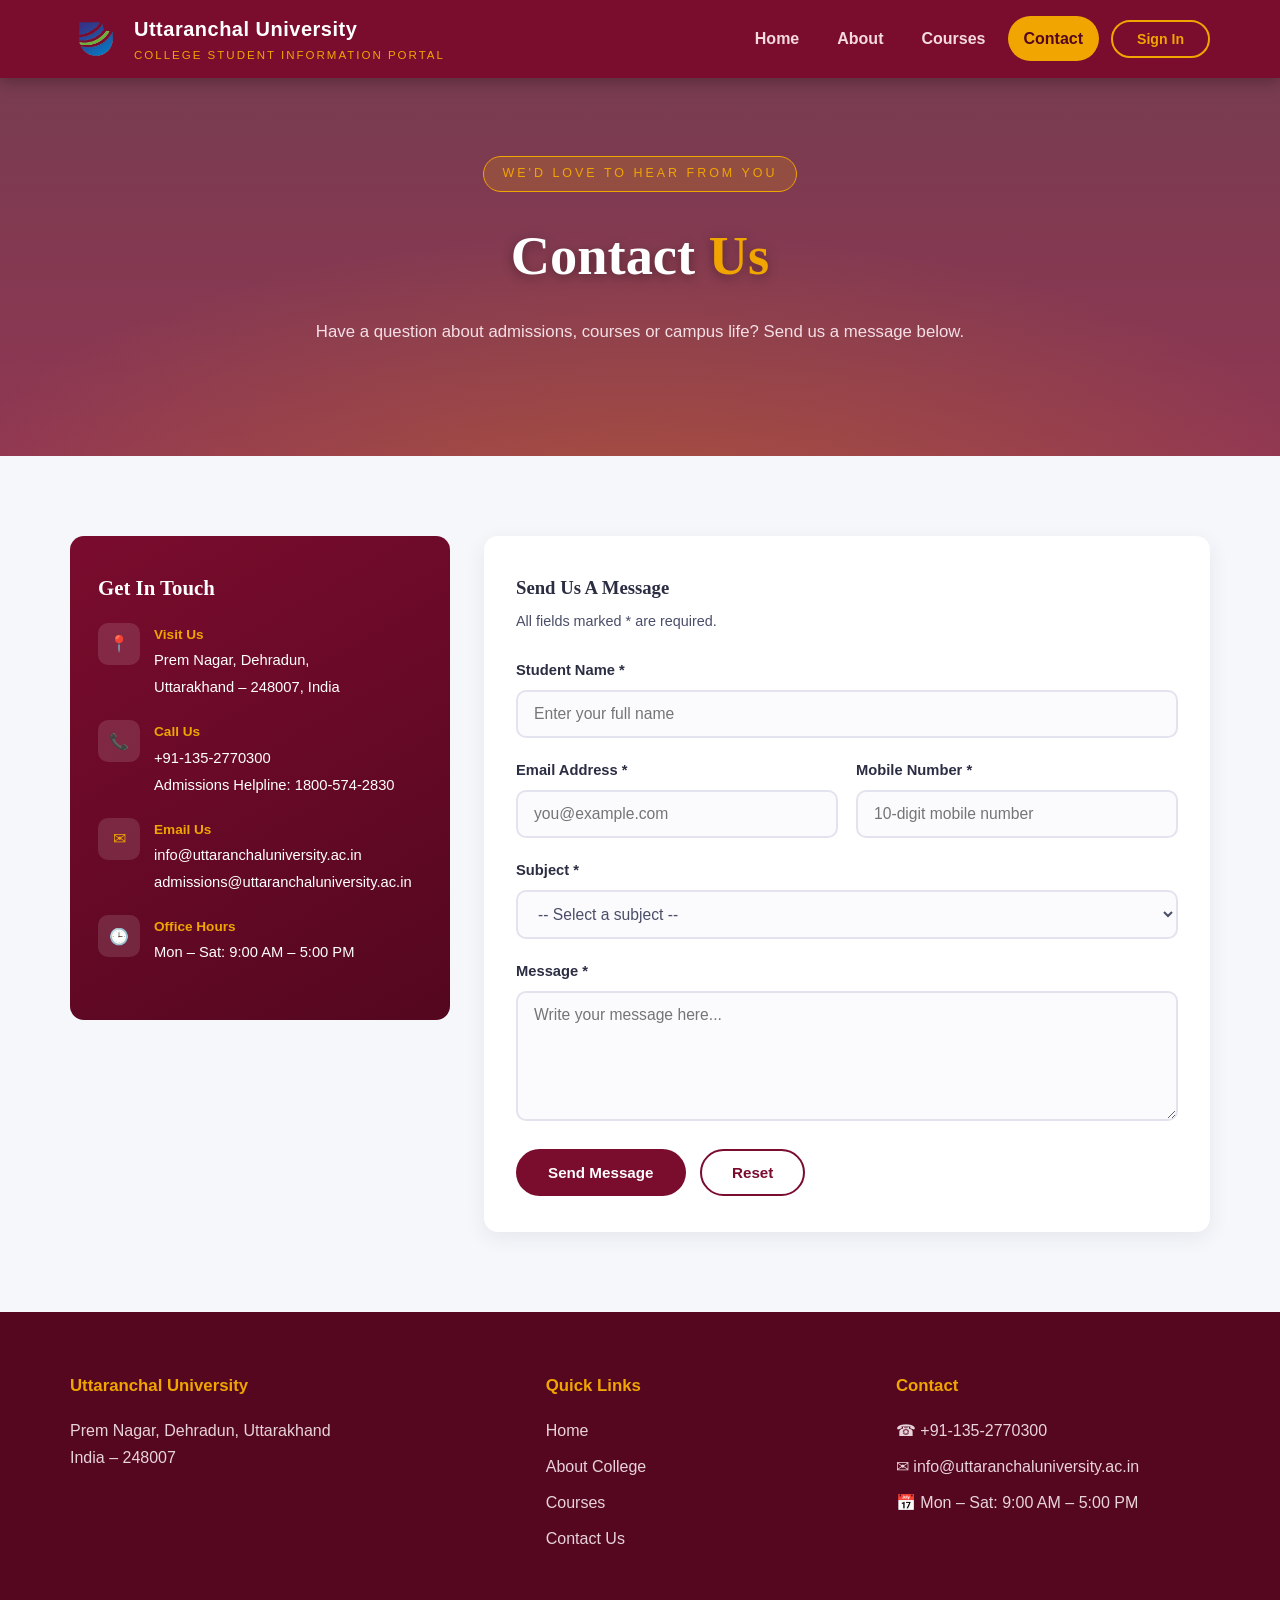
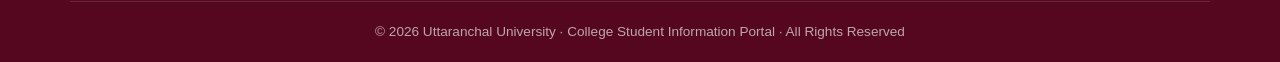
<file: contact.html>
<!DOCTYPE html>
<!-- =========================================================
     PROJECT : College Student Information Portal
     COLLEGE : Uttaranchal University
     PAGE    : Contact (contact.html)
     TECH    : HTML + CSS + JavaScript (no backend/database)
     PURPOSE : Contact form (name, email, mobile, subject,
               message) validated completely in JavaScript.
               Shows success/error messages without a database.
  ========================================================= -->
<html lang="en">
<head>
  <meta charset="UTF-8" />
  <meta name="viewport" content="width=device-width, initial-scale=1.0" />
  <title>Contact Us | Uttaranchal University</title>
  <!-- Shared stylesheet for all pages -->
  <link rel="stylesheet" href="style.css" />
</head>
<body>

  <!-- =============================================
       HEADER / NAVIGATION
       "Contact" page link has the .active class.
       ============================================= -->
  <header class="header">
    <div class="container nav">
      <a href="index.html" class="brand">
        <!-- College logo (image) + college name -->
        <img class="brand-logo"
             src="logo.png"
             alt="Uttaranchal University logo" />
        <div>
          <h1>Uttaranchal University</h1>
          <p>College Student Information Portal</p>
        </div>
      </a>

      <div class="nav-right">
        <!-- Hamburger button: only becomes visible on mobile screens -->
        <button class="hamburger" id="hamburger" aria-label="Toggle menu">
          <span></span><span></span><span></span>
        </button>

        <!-- Main navigation menu - links to all 4 pages -->
        <nav class="nav-links" id="nav-links">
          <a href="index.html">Home</a>
          <a href="about.html">About</a>
          <a href="courses.html">Courses</a>
          <a href="contact.html" class="active">Contact</a>
        </nav>

        <!-- Sign In button (auth.js swaps this for the user chip after login) -->
        <button class="btn signin-btn" id="authBtn" type="button">Sign In</button>

        <!-- Logged-in user chip: avatar + name + Logout dropdown -->
        <div class="user-chip" id="userChip" hidden>
          <span class="user-avatar" id="userAvatar">U</span>
          <span class="user-name" id="userName">User</span>
          <div class="user-menu" id="userMenu">
            <a href="#" id="logoutBtn" class="logout-item">Logout</a>
          </div>
        </div>

      </div>
    </div>
  </header>

  <!-- =============================================
       PAGE HEADER BANNER (shorter hero)
       ============================================= -->
  <section class="hero" style="min-height: 42vh; padding: 60px 20px;">
    <div class="hero-content">
      <span class="tag">We'd Love To Hear From You</span>
      <h2>Contact <span style="color:var(--gold);">Us</span></h2>
      <p>Have a question about admissions, courses or campus life? Send us a message below.</p>
    </div>
  </section>

  <!-- =============================================
       CONTACT SECTION
       Left column  = contact info panel (address, phone etc.)
       Right column = the contact form.
       ============================================= -->
  <section class="section">
    <div class="container contact-grid">

      <!-- ---------- LEFT: CONTACT INFO PANEL ---------- -->
      <aside class="contact-info">
        <h3>Get In Touch</h3>

        <!-- Address -->
        <div class="info-row">
          <div class="ci">📍</div>
          <div>
            <strong>Visit Us</strong>
            <span>Prem Nagar, Dehradun,<br />Uttarakhand – 248007, India</span>
          </div>
        </div>

        <!-- Phone -->
        <div class="info-row">
          <div class="ci">📞</div>
          <div>
            <strong>Call Us</strong>
            <span>+91-135-2770300<br />Admissions Helpline: 1800-574-2830</span>
          </div>
        </div>

        <!-- Email -->
        <div class="info-row">
          <div class="ci">✉</div>
          <div>
            <strong>Email Us</strong>
            <span>info@uttaranchaluniversity.ac.in<br />admissions@uttaranchaluniversity.ac.in</span>
          </div>
        </div>

        <!-- Office hours -->
        <div class="info-row">
          <div class="ci">🕒</div>
          <div>
            <strong>Office Hours</strong>
            <span>Mon – Sat: 9:00 AM – 5:00 PM</span>
          </div>
        </div>
      </aside>

      <!-- ---------- RIGHT: CONTACT FORM ---------- -->
      <div class="contact-form-wrap">
        <h3 style="font-family: Georgia, serif; color:#2b2d42; margin-bottom: 6px;">Send Us A Message</h3>
        <p style="font-size:0.9rem; margin-bottom: 24px;">All fields marked * are required.</p>

        <!-- novalidate = tell the browser NOT to auto-validate;
             we do all validation ourselves in JavaScript. -->
        <form id="contactForm" novalidate>

          <!-- 1) Student Name -->
          <div class="form-group">
            <label for="name">Student Name *</label>
            <input type="text" id="name" placeholder="Enter your full name" />
            <!-- Error text; JS shows it only when validation fails -->
            <span class="error-msg" id="nameErr">Name cannot be empty.</span>
          </div>

          <!-- 2) Email + Mobile side by side (2-column row) -->
          <div class="form-row">
            <div class="form-group">
              <label for="email">Email Address *</label>
              <input type="email" id="email" placeholder="you@example.com" />
              <span class="error-msg" id="emailErr">Please enter a valid email address.</span>
            </div>
            <div class="form-group">
              <label for="mobile">Mobile Number *</label>
              <!-- maxlength=10 also stops the user typing more than 10 digits -->
              <input type="tel" id="mobile" placeholder="10-digit mobile number" maxlength="10" />
              <span class="error-msg" id="mobileErr">Mobile number must be exactly 10 digits.</span>
            </div>
          </div>

          <!-- 3) Subject (dropdown) -->
          <div class="form-group">
            <label for="subject">Subject *</label>
            <select id="subject">
              <option value="">-- Select a subject --</option>
              <option>Admission Enquiry</option>
              <option>Course Information</option>
              <option>Scholarship / Fee Query</option>
              <option>Hostel & Campus Visit</option>
              <option>Other</option>
            </select>
            <span class="error-msg" id="subjectErr">Please choose a subject.</span>
          </div>

          <!-- 4) Message -->
          <div class="form-group">
            <label for="message">Message *</label>
            <textarea id="message" placeholder="Write your message here..."></textarea>
            <span class="error-msg" id="messageErr">Message cannot be empty.</span>
          </div>

          <!-- 5) Submit & Reset buttons -->
          <button type="submit" class="btn btn-maroon">Send Message</button>
          <!-- Reset simply clears the form (button type="reset") -->
          <button type="reset" class="btn btn-outline" style="border-color:#7a0c2e; color:#7a0c2e; margin-left:10px;">Reset</button>

          <!-- Big success / error box filled by JavaScript -->
          <div class="form-msg" id="formMsg"></div>
        </form>
      </div>
    </div>
  </section>

  <!-- =============================================
       FOOTER (same on every page)
       ============================================= -->
  <footer class="footer">
    <div class="container">
      <div class="footer-top">
        <div>
          <h4>Uttaranchal University</h4>
          <p>
            Prem Nagar, Dehradun, Uttarakhand<br />
            India – 248007
          </p>
        </div>
        <div>
          <h4>Quick Links</h4>
          <ul class="footer-links">
            <li><a href="index.html">Home</a></li>
            <li><a href="about.html">About College</a></li>
            <li><a href="courses.html">Courses</a></li>
            <li><a href="contact.html">Contact Us</a></li>
          </ul>
        </div>
        <div>
          <h4>Contact</h4>
          <ul class="footer-links">
            <li>☎ +91-135-2770300</li>
            <li>✉ info@uttaranchaluniversity.ac.in</li>
            <li>📅 Mon – Sat: 9:00 AM – 5:00 PM</li>
          </ul>
        </div>
      </div>
      <div class="footer-bottom">
        © 2026 Uttaranchal University · College Student Information Portal · All Rights Reserved
      </div>
    </div>
  </footer>

  <!-- Scroll-to-top button (shown by script.js after scrolling) -->
  <button class="scroll-top" id="scrollTop" aria-label="Back to top">↑</button>

  <!-- =============================================
       CONTACT FORM VALIDATION JAVASCRIPT
       Task from project brief:
       - Name should not be empty
       - Email should be in valid format
       - Mobile number should contain 10 digits
       - Message should not be empty
       - Show success/error message (no database used)
       ============================================= -->
  <script>
    /* --- 1) Gather all form elements by their ids --- */
    const form = document.getElementById("contactForm");      // the <form>
    const nameInput = document.getElementById("name");        // name field
    const emailInput = document.getElementById("email");      // email field
    const mobileInput = document.getElementById("mobile");    // mobile field
    const subjectInput = document.getElementById("subject");  // dropdown
    const messageInput = document.getElementById("message");  // textarea
    const formMsg = document.getElementById("formMsg");       // result box

    /* --- 2) List of [input, error-message-block] pairs.
         Used for clearing validation styling after typing. --- */
    const fields = [
      { input: nameInput, error: document.getElementById("nameErr") },
      { input: emailInput, error: document.getElementById("emailErr") },
      { input: mobileInput, error: document.getElementById("mobileErr") },
      { input: subjectInput, error: document.getElementById("subjectErr") },
      { input: messageInput, error: document.getElementById("messageErr") },
    ];

    /* --- 3) Helper function: mark a single field valid/invalid.
         - invalid = true  -> add .invalid class (red border)
                              + show the error text (.show)
         - invalid = false -> clear both
         Returns true/false so we can collect field by field. --- */
    function setField(input, errorEl, valid) {
      input.classList.toggle("invalid", !valid); // red style
      errorEl.classList.toggle("show", !valid);  // visible error text
      return valid;
    }

    /* --- 4) Validation rule for EMAIL.
         Regex: anything @ anything . at-least-2-letters
         e.g. abc@xyz.com  --> passes
              abc@xyz       --> fails (no dot part) ---- */
    function isValidEmail(v) {
      return /^[^\s@]+@[^\s@]+\.[^\s@]{2,}$/.test(v);
    }

    /* --- 5) Validation rule for MOBILE.
         Regex: exactly 10 digits, 0-9 only. ---- */
    function isValidMobile(v) {
      return /^[0-9]{10}$/.test(v);
    }

    /* --- 6) While the user is typing, remove old red borders
         and error texts, and clear any earlier result message,
         so errors only show at the moment of submission. --- */
    fields.forEach(function (f) {
      f.input.addEventListener("input", function () {
        f.input.classList.remove("invalid");
        f.error.classList.remove("show");
        formMsg.className = "form-msg"; // hide message box again
      });
    });

    /* --- 7) The main submit handler.
         When the user clicks "Send Message" this runs INSTEAD of
         the form submitting to a server (there is no server). --- */
    form.addEventListener("submit", function (e) {
      e.preventDefault(); // stop the page from reloading

      /* Check every rule one by one. Each returns true/false. */
      const nameOk = setField(nameInput, document.getElementById("nameErr"),
                              nameInput.value.trim() !== "");
      const emailOk = setField(emailInput, document.getElementById("emailErr"),
                               isValidEmail(emailInput.value.trim()));
      const mobileOk = setField(mobileInput, document.getElementById("mobileErr"),
                                isValidMobile(mobileInput.value.trim()));
      const subjectOk = setField(subjectInput, document.getElementById("subjectErr"),
                                 subjectInput.value.trim() !== "");
      const msgOk = setField(messageInput, document.getElementById("messageErr"),
                             messageInput.value.trim() !== "");

      /* --- 8) Decide success or error.
           Only if ALL fields passed do we show the SUCCESS message;
           otherwise we show an ERROR message asking to fix fields. --- */
      if (nameOk && emailOk && mobileOk && subjectOk && msgOk) {
        /* SUCCESS: no database used - just a friendly on-screen message */
        formMsg.className = "form-msg success";
        formMsg.innerHTML = "✅ Thank you, <strong>" + nameInput.value.trim() +
                            "</strong>! Your message has been received. " +
                            "Our admissions team will contact you at <strong>" +
                            emailInput.value.trim() + "</strong> within 24 hours.";

        /* reset() clears all the input boxes after a successful send */
        form.reset();
      } else {
        /* ERROR: keep the typed data, just tell the user to fix fields */
        formMsg.className = "form-msg error";
        formMsg.textContent = "⚠️ Please correct the highlighted fields before submitting.";
      }

      /* Smoothly scroll the result/error box into view */
      formMsg.scrollIntoView({ behavior: "smooth", block: "center" });
    });
  </script>

  <!-- =============================================
       SIGN IN / CREATE ACCOUNT POPUP
       Opened by the navbar "Sign In" button.
       Full login logic with JWT lives in auth.js.
       ============================================= -->
  <div class="auth-overlay" id="authOverlay">
    <div class="auth-card" role="dialog" aria-modal="true" aria-labelledby="authTitle">

      <!-- Header row: logo + close X -->
      <div class="auth-head">
        <img src="logo.png" alt="" class="auth-logo" />
        <button type="button" class="auth-close" id="authClose" aria-label="Close sign in popup">&times;</button>
      </div>

      <!-- Title (JS switches text between Sign In / Create Account) -->
      <h3 class="auth-title" id="authTitle">Sign In</h3>

      <!-- Tabs to switch between the two forms -->
      <div class="auth-tabs">
        <button type="button" class="auth-tab active" data-tab="login">Sign In</button>
        <button type="button" class="auth-tab" data-tab="signup">Create Account</button>
      </div>

      <!-- ---------- SIGN IN form ---------- -->
      <form id="loginForm" novalidate>
        <label for="loginEmail">Email</label>
        <input type="email" id="loginEmail" placeholder="you@example.com" autocomplete="email" />

        <label for="loginPass">Password</label>
        <div class="pwd-wrap">
          <input type="password" id="loginPass" placeholder="Your password" autocomplete="current-password" />
          <button type="button" class="pwd-toggle" data-for="loginPass">Show</button>
        </div>

        <p class="auth-error" data-err="login"></p>

        <button type="submit" class="btn btn-gold auth-submit">Sign In</button>

        <p class="auth-hint">Demo login &mdash; <strong>admin@uttaranchal.edu</strong>&nbsp;/&nbsp;<strong>admin123</strong></p>
      </form>

      <!-- ---------- CREATE ACCOUNT form ---------- -->
      <form id="signupForm" novalidate hidden>
        <label for="signupName">Full Name</label>
        <input type="text" id="signupName" placeholder="e.g. Prince Kumar" autocomplete="name" />

        <label for="signupEmail">Email</label>
        <input type="email" id="signupEmail" placeholder="you@example.com" autocomplete="email" />

        <label for="signupPass">Password</label>
        <div class="pwd-wrap">
          <input type="password" id="signupPass" placeholder="At least 6 characters" autocomplete="new-password" />
          <button type="button" class="pwd-toggle" data-for="signupPass">Show</button>
        </div>

        <p class="auth-error" data-err="signup"></p>

        <button type="submit" class="btn btn-gold auth-submit">Create Account</button>
      </form>

    </div>
  </div>

  <!-- Small notification toast (login success / logout) -->
  <div class="toast" id="toast" role="status" aria-live="polite"></div>

  <!-- Shared JavaScript: hamburger menu + scroll-to-top -->
  <script src="script.js"></script>

  <!-- Sign In / JWT login logic (runs on every page) -->
  <script src="auth.js"></script>
</body>
</html>
</file>
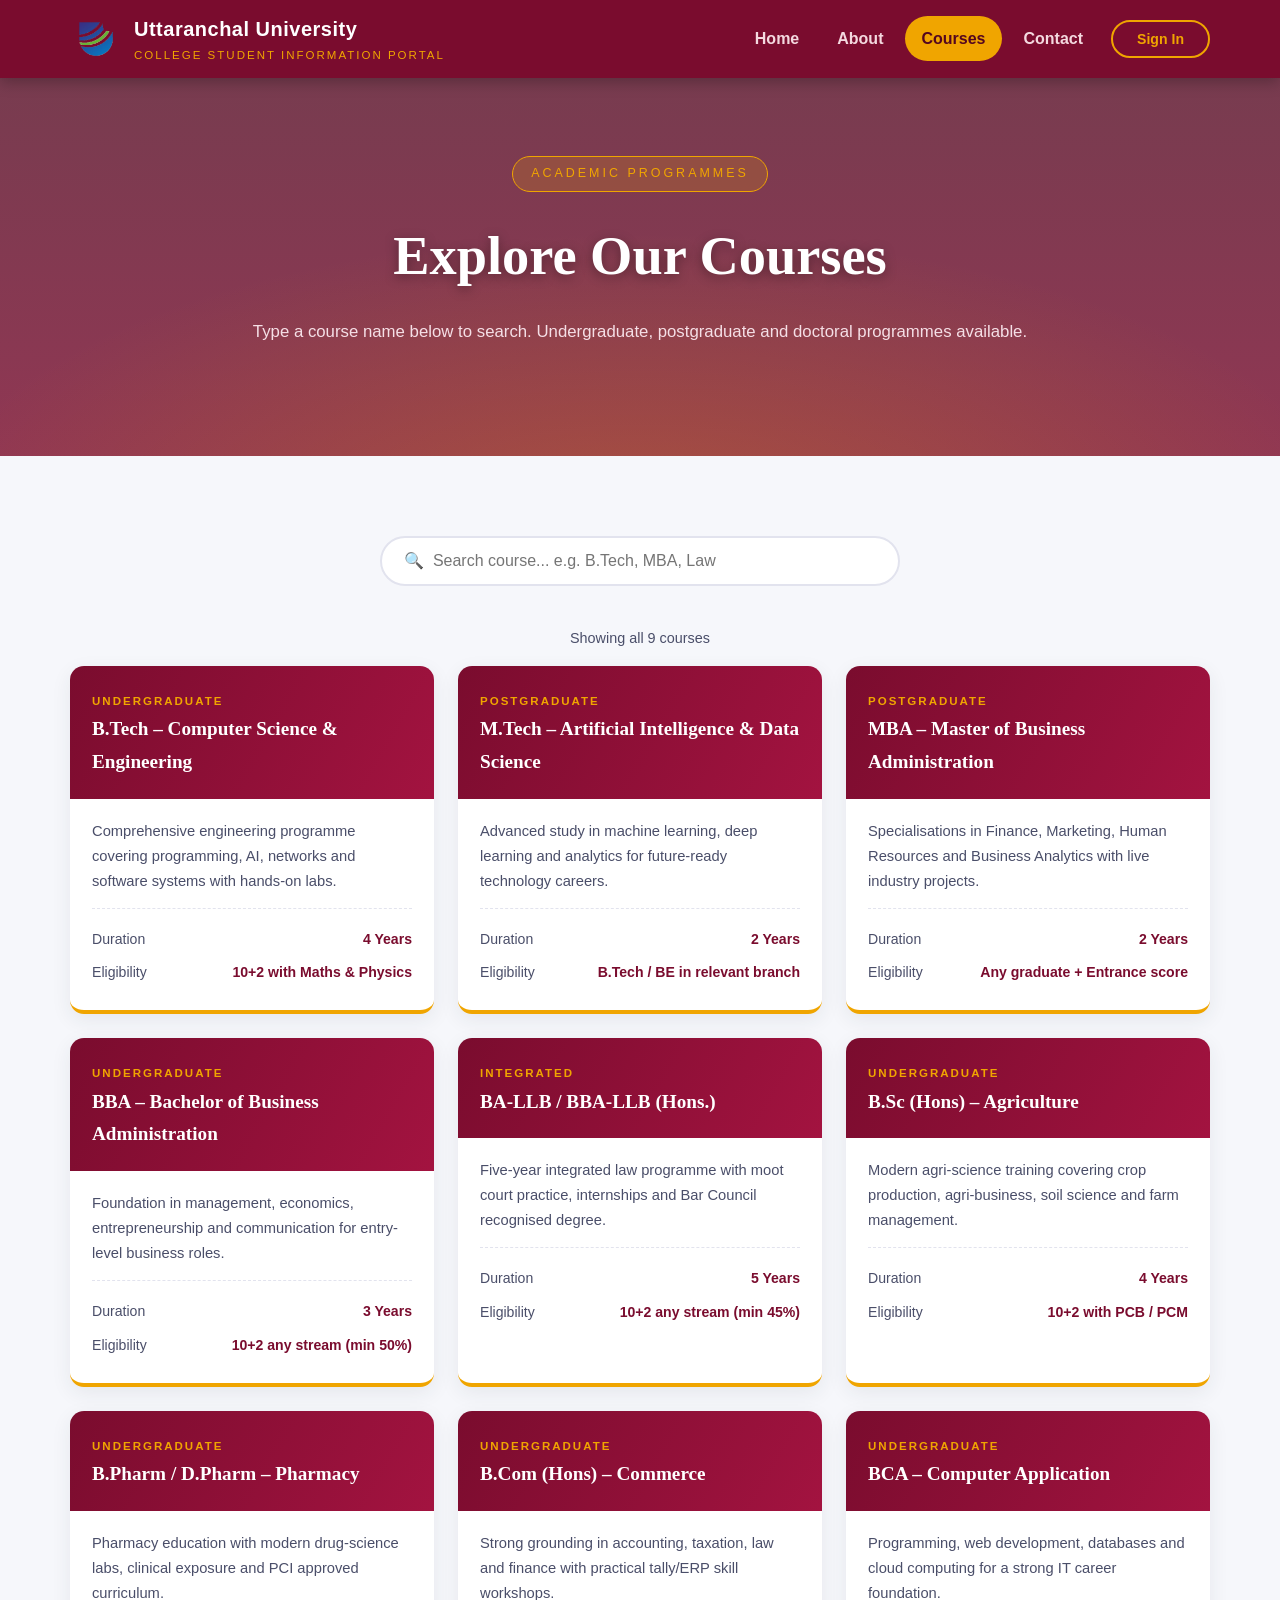
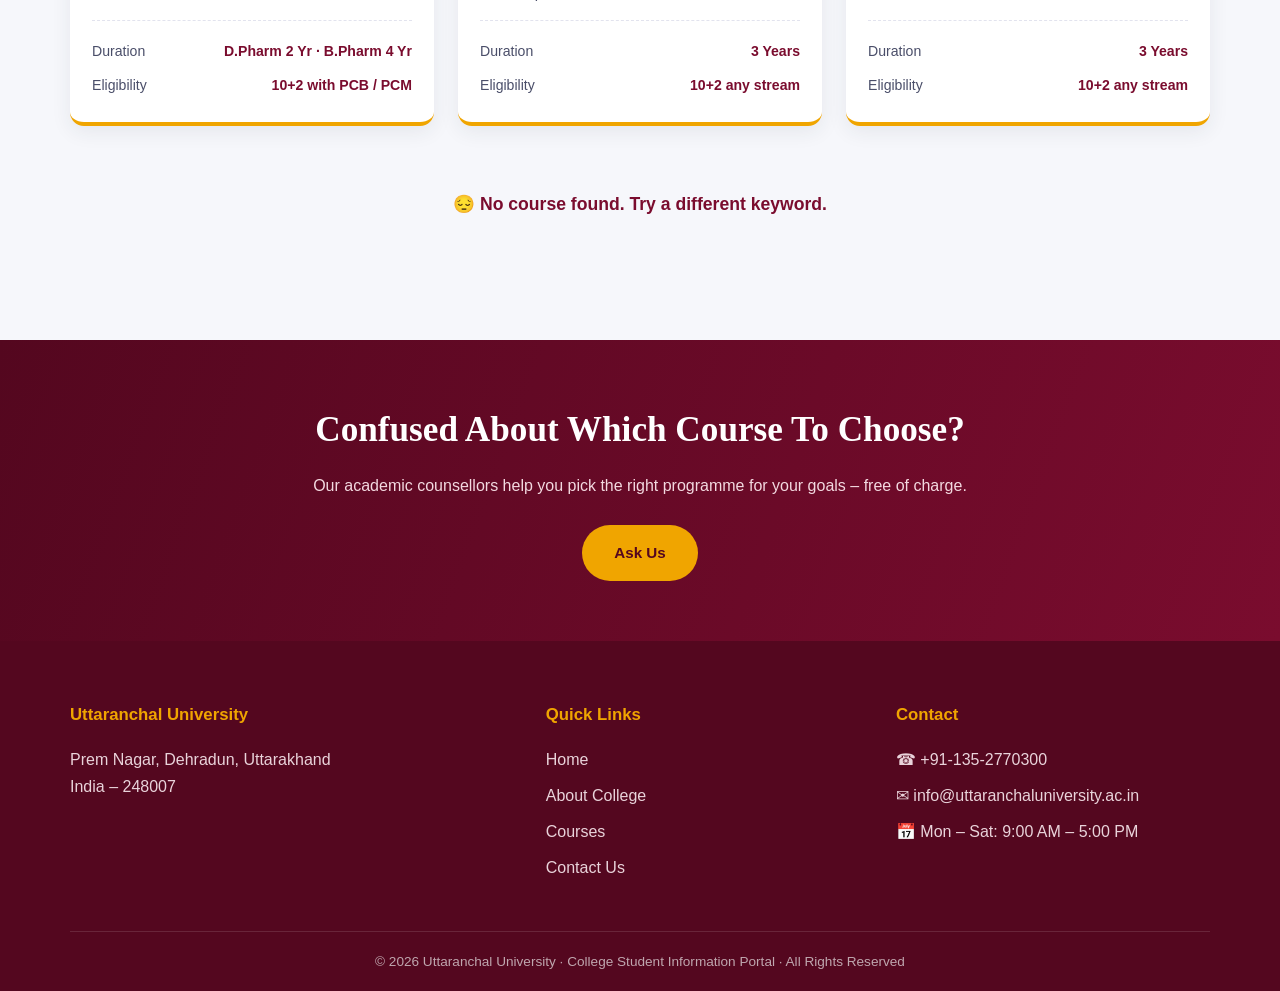
<file: courses.html>
<!DOCTYPE html>
<!-- =========================================================
     PROJECT : College Student Information Portal
     COLLEGE : Uttaranchal University
     PAGE    : Courses (courses.html)
     TECH    : HTML + CSS + JavaScript (no backend/database)
     PURPOSE : Shows 6+ courses as cards (name, duration,
               eligibility, description) + a JavaScript
               "Search Course" feature that filters cards live.
  ========================================================= -->
<html lang="en">
<head>
  <meta charset="UTF-8" />
  <meta name="viewport" content="width=device-width, initial-scale=1.0" />
  <title>Courses | Uttaranchal University</title>
  <!-- Shared stylesheet for all pages -->
  <link rel="stylesheet" href="style.css" />
</head>
<body>

  <!-- =============================================
       HEADER / NAVIGATION
       "Courses" page link has the .active class.
       ============================================= -->
  <header class="header">
    <div class="container nav">
      <a href="index.html" class="brand">
        <!-- College logo (image) + college name -->
        <img class="brand-logo"
             src="logo.png"
             alt="Uttaranchal University logo" />
        <div>
          <h1>Uttaranchal University</h1>
          <p>College Student Information Portal</p>
        </div>
      </a>

      <div class="nav-right">
        <!-- Hamburger button: only becomes visible on mobile screens -->
        <button class="hamburger" id="hamburger" aria-label="Toggle menu">
          <span></span><span></span><span></span>
        </button>

        <!-- Main navigation menu - links to all 4 pages -->
        <nav class="nav-links" id="nav-links">
          <a href="index.html">Home</a>
          <a href="about.html">About</a>
          <a href="courses.html" class="active">Courses</a>
          <a href="contact.html">Contact</a>
        </nav>

        <!-- Sign In button (auth.js swaps this for the user chip after login) -->
        <button class="btn signin-btn" id="authBtn" type="button">Sign In</button>

        <!-- Logged-in user chip: avatar + name + Logout dropdown -->
        <div class="user-chip" id="userChip" hidden>
          <span class="user-avatar" id="userAvatar">U</span>
          <span class="user-name" id="userName">User</span>
          <div class="user-menu" id="userMenu">
            <a href="#" id="logoutBtn" class="logout-item">Logout</a>
          </div>
        </div>

      </div>
    </div>
  </header>

  <!-- =============================================
       PAGE HEADER BANNER (shorter hero)
       ============================================= -->
  <section class="hero" style="min-height: 42vh; padding: 60px 20px;">
    <div class="hero-content">
      <span class="tag">Academic Programmes</span>
      <h2>Explore Our Courses</h2>
      <p>Type a course name below to search. Undergraduate, postgraduate and doctoral programmes available.</p>
    </div>
  </section>

  <!-- =============================================
       COURSE SEARCH + COURSE CARDS
       The search input is read by JavaScript; typing a
       keyword shows only matching courses.
       ============================================= -->
  <section class="section">
    <div class="container">

      <!-- 1) Search box. The JS listens to its "input" event. -->
      <div class="search-bar">
        <input type="text" id="searchInput" placeholder="🔍  Search course... e.g. B.Tech, MBA, Law" />
      </div>

      <!-- 2) Live counter: "Showing X of Y courses" -->
      <p class="search-count" id="searchCount"></p>

      <!-- 3) Container holding all course cards.
           NOTE: each <article> has a data-name attribute -
           JS uses it to decide whether a card matches the search.
           id="courseGrid" is the parent we filter visually. -->
      <div class="course-grid" id="courseGrid">

        <!-- ---------- CARD 1 ---------- -->
        <article class="course-card" data-name="btech computer science engineering cse" data-degree="Undergraduate">
          <!-- Coloured header: degree type + course title -->
          <div class="course-top">
            <span class="degree">Undergraduate</span>
            <h3>B.Tech – Computer Science & Engineering</h3>
          </div>
          <!-- Body: short description + duration & eligibility -->
          <div class="course-body">
            <p>Comprehensive engineering programme covering programming, AI, networks and software systems with hands-on labs.</p>
            <ul class="course-meta">
              <li><span>Duration</span><strong>4 Years</strong></li>
              <li><span>Eligibility</span><strong>10+2 with Maths & Physics</strong></li>
            </ul>
          </div>
        </article>

        <!-- ---------- CARD 2 ---------- -->
        <article class="course-card" data-name="mtech artificial intelligence data science" data-degree="Postgraduate">
          <div class="course-top">
            <span class="degree">Postgraduate</span>
            <h3>M.Tech – Artificial Intelligence & Data Science</h3>
          </div>
          <div class="course-body">
            <p>Advanced study in machine learning, deep learning and analytics for future-ready technology careers.</p>
            <ul class="course-meta">
              <li><span>Duration</span><strong>2 Years</strong></li>
              <li><span>Eligibility</span><strong>B.Tech / BE in relevant branch</strong></li>
            </ul>
          </div>
        </article>

        <!-- ---------- CARD 3 ---------- -->
        <article class="course-card" data-name="mba management finance marketing hr" data-degree="Postgraduate">
          <div class="course-top">
            <span class="degree">Postgraduate</span>
            <h3>MBA – Master of Business Administration</h3>
          </div>
          <div class="course-body">
            <p>Specialisations in Finance, Marketing, Human Resources and Business Analytics with live industry projects.</p>
            <ul class="course-meta">
              <li><span>Duration</span><strong>2 Years</strong></li>
              <li><span>Eligibility</span><strong>Any graduate + Entrance score</strong></li>
            </ul>
          </div>
        </article>

        <!-- ---------- CARD 4 ---------- -->
        <article class="course-card" data-name="bba undergraduate business administration" data-degree="Undergraduate">
          <div class="course-top">
            <span class="degree">Undergraduate</span>
            <h3>BBA – Bachelor of Business Administration</h3>
          </div>
          <div class="course-body">
            <p>Foundation in management, economics, entrepreneurship and communication for entry-level business roles.</p>
            <ul class="course-meta">
              <li><span>Duration</span><strong>3 Years</strong></li>
              <li><span>Eligibility</span><strong>10+2 any stream (min 50%)</strong></li>
            </ul>
          </div>
        </article>

        <!-- ---------- CARD 5 ---------- -->
        <article class="course-card" data-name="law llb ba bba legal" data-degree="Integrated">
          <div class="course-top">
            <span class="degree">Integrated</span>
            <h3>BA-LLB / BBA-LLB (Hons.)</h3>
          </div>
          <div class="course-body">
            <p>Five-year integrated law programme with moot court practice, internships and Bar Council recognised degree.</p>
            <ul class="course-meta">
              <li><span>Duration</span><strong>5 Years</strong></li>
              <li><span>Eligibility</span><strong>10+2 any stream (min 45%)</strong></li>
            </ul>
          </div>
        </article>

        <!-- ---------- CARD 6 ---------- -->
        <article class="course-card" data-name="bsc agriculture science honours" data-degree="Undergraduate">
          <div class="course-top">
            <span class="degree">Undergraduate</span>
            <h3>B.Sc (Hons) – Agriculture</h3>
          </div>
          <div class="course-body">
            <p>Modern agri-science training covering crop production, agri-business, soil science and farm management.</p>
            <ul class="course-meta">
              <li><span>Duration</span><strong>4 Years</strong></li>
              <li><span>Eligibility</span><strong>10+2 with PCB / PCM</strong></li>
            </ul>
          </div>
        </article>

        <!-- ---------- CARD 7 ---------- -->
        <article class="course-card" data-name="pharmacy bpharm dpharm diploma" data-degree="Undergraduate">
          <div class="course-top">
            <span class="degree">Undergraduate</span>
            <h3>B.Pharm / D.Pharm – Pharmacy</h3>
          </div>
          <div class="course-body">
            <p>Pharmacy education with modern drug-science labs, clinical exposure and PCI approved curriculum.</p>
            <ul class="course-meta">
              <li><span>Duration</span><strong>D.Pharm 2 Yr · B.Pharm 4 Yr</strong></li>
              <li><span>Eligibility</span><strong>10+2 with PCB / PCM</strong></li>
            </ul>
          </div>
        </article>

        <!-- ---------- CARD 8 ---------- -->
        <article class="course-card" data-name="bcom commerce hons accounting" data-degree="Undergraduate">
          <div class="course-top">
            <span class="degree">Undergraduate</span>
            <h3>B.Com (Hons) – Commerce</h3>
          </div>
          <div class="course-body">
            <p>Strong grounding in accounting, taxation, law and finance with practical tally/ERP skill workshops.</p>
            <ul class="course-meta">
              <li><span>Duration</span><strong>3 Years</strong></li>
              <li><span>Eligibility</span><strong>10+2 any stream</strong></li>
            </ul>
          </div>
        </article>

        <!-- ---------- CARD 9 ---------- -->
        <article class="course-card" data-name="bca computer application it" data-degree="Undergraduate">
          <div class="course-top">
            <span class="degree">Undergraduate</span>
            <h3>BCA – Computer Application</h3>
          </div>
          <div class="course-body">
            <p>Programming, web development, databases and cloud computing for a strong IT career foundation.</p>
            <ul class="course-meta">
              <li><span>Duration</span><strong>3 Years</strong></li>
              <li><span>Eligibility</span><strong>10+2 any stream</strong></li>
            </ul>
          </div>
        </article>

        <!-- Message shown only when no course matches the search.
             (Hidden class is toggled by JS below.) -->
        <div class="no-result hidden" id="noResult">😔 No course found. Try a different keyword.</div>
      </div>
    </div>
  </section>

  <!-- =============================================
       CALL-TO-ACTION BAND
       ============================================= -->
  <section class="cta-band">
    <div class="container">
      <h2>Confused About Which Course To Choose?</h2>
      <p>Our academic counsellors help you pick the right programme for your goals – free of charge.</p>
      <a href="contact.html" class="btn btn-gold">Ask Us</a>
    </div>
  </section>

  <!-- =============================================
       FOOTER (same on every page)
       ============================================= -->
  <footer class="footer">
    <div class="container">
      <div class="footer-top">
        <div>
          <h4>Uttaranchal University</h4>
          <p>
            Prem Nagar, Dehradun, Uttarakhand<br />
            India – 248007
          </p>
        </div>
        <div>
          <h4>Quick Links</h4>
          <ul class="footer-links">
            <li><a href="index.html">Home</a></li>
            <li><a href="about.html">About College</a></li>
            <li><a href="courses.html">Courses</a></li>
            <li><a href="contact.html">Contact Us</a></li>
          </ul>
        </div>
        <div>
          <h4>Contact</h4>
          <ul class="footer-links">
            <li>☎ +91-135-2770300</li>
            <li>✉ info@uttaranchaluniversity.ac.in</li>
            <li>📅 Mon – Sat: 9:00 AM – 5:00 PM</li>
          </ul>
        </div>
      </div>
      <div class="footer-bottom">
        © 2026 Uttaranchal University · College Student Information Portal · All Rights Reserved
      </div>
    </div>
  </footer>

  <!-- Scroll-to-top button (shown by script.js after scrolling) -->
  <button class="scroll-top" id="scrollTop" aria-label="Back to top">↑</button>

  <!-- =============================================
       COURSE SEARCH JAVASCRIPT
       Task from project brief:
       "Add a JavaScript Search Course feature so the user
        can type a course name and matching courses are shown."
       ============================================= -->
  <script>
    /* 1) Get references to the search box, all course cards,
          the "no result" message and the counter paragraph. */
    const input = document.getElementById("searchInput");   // search box
    const cards = Array.from(document.querySelectorAll(".course-card")); // all cards
    const noResult = document.getElementById("noResult"); // no-result message
    const count = document.getElementById("searchCount"); // "Showing X of Y"

    /* 2) filterCourses(): the core function that runs on every keystroke.
          It decides which cards match the typed keyword. */
    function filterCourses() {
      /* Read search value, remove extra spaces, convert to lowercase
         so matching is case-insensitive (e.g. "mba" == "MBA"). */
      const q = input.value.trim().toLowerCase();

      let visible = 0; // counts how many cards matched

      /* 3) Loop over every course card */
      cards.forEach((card) => {
        /* The data-name attribute holds the searchable keywords.
           If the box is empty (q is "") every card matches; otherwise
           check if the keywords CONTAIN the typed text. */
        const match = !q || card.dataset.name.includes(q);

        /* Add the .hidden class to hide the card (CSS: display:none),
           or remove it to show the card. */
        card.classList.toggle("hidden", !match);

        /* Keep count of visible cards for the counter */
        if (match) visible++;
      });

      /* 4) If nothing matched, show the "no result" message.
            (hidden = show message when visible===0) */
      noResult.classList.toggle("hidden", visible > 0);

      /* 5) Update the counter text */
      count.textContent = q
        ? "Showing " + visible + " of " + cards.length + " courses"
        : "Showing all " + cards.length + " courses";
    }

    /* 6) Run filterCourses every time the user types/erases in the box */
    input.addEventListener("input", filterCourses);

    /* 7) Call it once at the start so the page opens with
          the correct initial counter ("Showing all 9 courses"). */
    filterCourses();
  </script>

  <!-- =============================================
       SIGN IN / CREATE ACCOUNT POPUP
       Opened by the navbar "Sign In" button.
       Full login logic with JWT lives in auth.js.
       ============================================= -->
  <div class="auth-overlay" id="authOverlay">
    <div class="auth-card" role="dialog" aria-modal="true" aria-labelledby="authTitle">

      <!-- Header row: logo + close X -->
      <div class="auth-head">
        <img src="logo.png" alt="" class="auth-logo" />
        <button type="button" class="auth-close" id="authClose" aria-label="Close sign in popup">&times;</button>
      </div>

      <!-- Title (JS switches text between Sign In / Create Account) -->
      <h3 class="auth-title" id="authTitle">Sign In</h3>

      <!-- Tabs to switch between the two forms -->
      <div class="auth-tabs">
        <button type="button" class="auth-tab active" data-tab="login">Sign In</button>
        <button type="button" class="auth-tab" data-tab="signup">Create Account</button>
      </div>

      <!-- ---------- SIGN IN form ---------- -->
      <form id="loginForm" novalidate>
        <label for="loginEmail">Email</label>
        <input type="email" id="loginEmail" placeholder="you@example.com" autocomplete="email" />

        <label for="loginPass">Password</label>
        <div class="pwd-wrap">
          <input type="password" id="loginPass" placeholder="Your password" autocomplete="current-password" />
          <button type="button" class="pwd-toggle" data-for="loginPass">Show</button>
        </div>

        <p class="auth-error" data-err="login"></p>

        <button type="submit" class="btn btn-gold auth-submit">Sign In</button>

        <p class="auth-hint">Demo login &mdash; <strong>admin@uttaranchal.edu</strong>&nbsp;/&nbsp;<strong>admin123</strong></p>
      </form>

      <!-- ---------- CREATE ACCOUNT form ---------- -->
      <form id="signupForm" novalidate hidden>
        <label for="signupName">Full Name</label>
        <input type="text" id="signupName" placeholder="e.g. Prince Kumar" autocomplete="name" />

        <label for="signupEmail">Email</label>
        <input type="email" id="signupEmail" placeholder="you@example.com" autocomplete="email" />

        <label for="signupPass">Password</label>
        <div class="pwd-wrap">
          <input type="password" id="signupPass" placeholder="At least 6 characters" autocomplete="new-password" />
          <button type="button" class="pwd-toggle" data-for="signupPass">Show</button>
        </div>

        <p class="auth-error" data-err="signup"></p>

        <button type="submit" class="btn btn-gold auth-submit">Create Account</button>
      </form>

    </div>
  </div>

  <!-- Small notification toast (login success / logout) -->
  <div class="toast" id="toast" role="status" aria-live="polite"></div>

  <!-- Shared JavaScript: hamburger menu + scroll-to-top -->
  <script src="script.js"></script>

  <!-- Sign In / JWT login logic (runs on every page) -->
  <script src="auth.js"></script>
</body>
</html>
</file>
<file: style.css>
/* =========================================================
   PROJECT : College Student Information Portal
   COLLEGE : Uttaranchal University
   FILE    : style.css  (shared stylesheet for all 4 pages)
   TECH    : HTML + CSS + JavaScript (no backend/database)
   =========================================================

   How this file is organised (top to bottom):
     1) CSS reset + design variables (colours, fonts, shadows)
     2) Base element styles (body, containers, links, lists)
     3) Top info-bar styling
     4) Header + navigation (including mobile hamburger menu)
     5) Hero banner (big welcome section on every page top)
     6) Buttons, section layout & text helpers
     7) Home page components (welcome banner, intro grid, feature cards, CTA)
     8) About page components (history cards, vision/mission, principal message)
     9) Courses page (search bar, course cards)
    10) Contact page (info panel, form fields, validation messages)
    11) Footer + scroll-to-top button
    12) Responsive breakpoints (cloud: desktop -> tablet -> mobile)
   ========================================================= */

/* ---------- 1) RESET + CSS VARIABLES ---------- */
/* Resets default margins/padding so every browser looks the same */
* {
  margin: 0;
  padding: 0;
  box-sizing: border-box;
}

/* :root = global variables. Change a value once and it updates everywhere. */
:root {
  --maroon: #7a0c2e;        /* main brand colour (university maroon) */
  --maroon-dark: #54071f;   /* darker maroon for footer/overlays */
  --maroon-light: #a31340;  /* lighter maroon for hover states */
  --gold: #f0a500;          /* accent colour (gold) */
  --gold-dark: #c98600;     /* darker gold */
  --ink: #2b2d42;           /* dark heading text */
  --text: #4a4e69;          /* normal body text */
  --bg: #f6f7fb;            /* page background (light grey) */
  --white: #ffffff;         /* card / section background */
  --card-shadow: 0 6px 20px rgba(43, 45, 66, 0.08);          /* normal shadow */
  --card-shadow-hover: 0 14px 34px rgba(122, 12, 46, 0.18);  /* shadow on hover */
  --radius: 14px;           /* rounded corners for cards */
  --font-head: "Georgia", "Times New Roman", serif; /* font for headings */
}

/* Smooth scrolling when user clicks menu anchor links */
html {
  scroll-behavior: smooth;
}

/* ---------- 2) BASE ELEMENT STYLES ---------- */
body {
  font-family: "Segoe UI", Tahoma, Geneva, Verdana, sans-serif;
  color: var(--text);
  background: var(--bg);
  line-height: 1.7; /* comfortable line spacing */
}

/* Images never overflow their container */
img {
  max-width: 100%;
  display: block;
}

a {
  text-decoration: none; /* remove underline from links */
  color: inherit;        /* links inherit parent text colour */
}

ul {
  list-style: none; /* remove bullet dots from lists */
}

/* .container = centred wrapper that keeps content a fixed max width */
.container {
  width: min(1140px, 92%);
  margin: 0 auto;
}

/* =========================================================
   TOP INFO BAR  (address / phone / email strip above header)
   --------------------------------------------------------- */
.topbar {
  background: var(--maroon-dark);
  color: #f3d9e0;
  font-size: 0.85rem;
  padding: 8px 0;
}

/* Split the bar: left side has location+phone, right side has email */
.topbar .container {
  display: flex;
  justify-content: space-between;
  flex-wrap: wrap;
  gap: 6px;
}

.topbar span {
  margin-right: 18px;
}

.topbar a {
  color: var(--gold);
  font-weight: 600;
}

/* =========================================================
   HEADER + NAVIGATION
   --------------------------------------------------------- */
header {
  background: var(--maroon);
  position: sticky; /* header stays stuck to the top on scroll */
  top: 0;
  z-index: 999; /* keep header above all other content */
  box-shadow: 0 4px 14px rgba(0, 0, 0, 0.25);
}

/* Nav uses flexbox: brand on left, menu links on right */
.nav {
  display: flex;
  align-items: center;
  justify-content: space-between;
  padding: 12px 0;
}

.brand {
  display: flex;      /* logo + text side by side */
  align-items: center;
  gap: 12px;
}

.brand text {
  font-family: var(--font-head);
}

/* Fixed logo size (image logo used in the navbar) */
.brand-logo {
  width: 52px;
  height: 52px;
  flex: 0 0 52px;
}

img.brand-logo {
  /* local logo.png = the "U" emblem with a transparent background,
     original colours preserved (white background removed in the file) */
  object-fit: contain;
}

.brand h1 {
  font-size: 1.25rem;
  color: var(--white);
  letter-spacing: 0.5px;
}

.brand p {
  font-size: 0.72rem;
  color: var(--gold);
  letter-spacing: 2px;
  text-transform: uppercase;
}

/* Menu links */
.nav-links {
  display: flex;
  gap: 6px;
  align-items: center;
}

.nav-links a {
  color: #f4d9df;
  font-weight: 600;
  padding: 9px 16px;
  border-radius: 30px; /* pill shaped links */
  transition: background 0.25s, color 0.25s;
}

/* Hover effect + .active = the page the user is currently on */
.nav-links a:hover,
.nav-links a.active {
  background: var(--gold);
  color: var(--maroon-dark);
}

/* Hamburger menu button = hidden on desktop, shown on mobile */
.hamburger {
  display: none;            /* hidden by default */
  flex-direction: column;
  gap: 5px;
  background: none;
  border: none;
  cursor: pointer;
  padding: 6px;
}

/* The 3 little lines of the hamburger */
.hamburger span {
  width: 28px;
  height: 3px;
  background: var(--white);
  border-radius: 3px;
  transition: 0.3s;
}

/* =========================================================
   HERO BANNER  (big welcome section at top of every page)
   --------------------------------------------------------- */
.hero {
  position: relative;
  min-height: 82vh;                 /* banner fills ~82% of screen */
  display: flex;
  align-items: center;              /* vertical centre */
  justify-content: center;          /* horizontal centre */
  text-align: center;
  color: var(--white);
  overflow: hidden;
  /* Semi-transparent maroon + dark overlay on a small tiled pattern */
  background:
    linear-gradient(rgba(84, 7, 31, 0.78), rgba(122, 12, 46, 0.82)),
    url("data:image/svg+xml,%3Csvg xmlns='http://www.w3.org/2000/svg' width='80' height='80' viewBox='0 0 80 80'%3E%3Crect width='80' height='80' fill='none'/%3E%3Ctext x='8' y='52' font-size='42' fill='%23ffffff' fill-opacity='0.06'%3E%E2%9C%A6%3C/text%3E%3C/svg%3E");
  background-size: auto;
  padding: 70px 20px;
}

/* Decorative gold glow at the bottom of the banner */
.hero::after {
  content: "";
  position: absolute;
  inset: 0;
  background: radial-gradient(1200px 500px at 50% 120%, var(--gold) 0%, transparent 60%);
  opacity: 0.25;
  pointer-events: none; /* glow must not block button clicks */
}

/* Puts the text content ABOVE the background glow */
.hero-content {
  position: relative;
  z-index: 2;
  max-width: 820px;
}

/* Small badge tag like "Admissions Open 2026-27" */
.hero .tag {
  display: inline-block;
  background: rgba(240, 165, 0, 0.18);
  border: 1px solid var(--gold);
  color: var(--gold);
  padding: 6px 18px;
  border-radius: 30px;
  letter-spacing: 3px;
  text-transform: uppercase;
  font-size: 0.78rem;
  margin-bottom: 18px;
}

/* Big headline. clamp() = font grows smoothly between 1.9rem and 3.4rem */
.hero h2 {
  font-family: var(--font-head);
  font-size: clamp(1.9rem, 5vw, 3.4rem);
  margin-bottom: 16px;
  text-shadow: 0 3px 12px rgba(0, 0, 0, 0.35);
}

.hero p {
  font-size: 1.05rem;
  color: #f5dfe6;
  margin-bottom: 30px;
}

/* Row of quick statistics (12,000+ students etc.) */
.hero .stats {
  display: flex;
  justify-content: center;
  gap: 14px;
  flex-wrap: wrap;
  margin-top: 26px;
}

/* Glass-style stat pill */
.stat-pill {
  background: rgba(255, 255, 255, 0.12);
  border: 1px solid rgba(255, 255, 255, 0.3);
  backdrop-filter: blur(4px); /* frosted glass effect */
  border-radius: 12px;
  padding: 12px 22px;
  min-width: 130px;
}

.stat-pill strong {
  display: block;
  font-size: 1.4rem;
  color: var(--gold);
}

.stat-pill span {
  font-size: 0.78rem;
  letter-spacing: 1px;
  text-transform: uppercase;
}

/* =========================================================
   BUTTONS  (reusable pill buttons in 3 styles)
   --------------------------------------------------------- */
.btn {
  display: inline-block;
  padding: 13px 30px;
  border-radius: 40px; /* fully rounded / pill */
  font-weight: 700;
  font-size: 0.95rem;
  border: 2px solid transparent;
  cursor: pointer;
  transition: transform 0.2s, box-shadow 0.2s, background 0.2s;
}

/* Gold (filled) button */
.btn-gold {
  background: var(--gold);
  color: var(--maroon-dark);
}

.btn-gold:hover {
  background: #ffb727;
  transform: translateY(-3px); /* lifts up slightly */
  box-shadow: 0 12px 24px rgba(240, 165, 0, 0.4);
}

/* Outline (transparent) button */
.btn-outline {
  border-color: var(--white);
  color: var(--white);
  background: transparent;
}

.btn-outline:hover {
  background: var(--white);
  color: var(--maroon);
}

/* Maroon (filled) button used on light backgrounds */
.btn-maroon {
  background: var(--maroon);
  color: var(--white);
}

.btn-maroon:hover {
  background: var(--maroon-light);
  transform: translateY(-3px);
  box-shadow: 0 12px 24px rgba(122, 12, 46, 0.3);
}

/* =========================================================
   SECTIONS  (generic vertical spacing + centred headings)
   --------------------------------------------------------- */
.section {
  padding: 80px 0;
}

/* .alt = light-grey/white alternate background for variety */
.section.alt {
  background: var(--white);
}

/* Centred heading block (kicker + title + sub-text) */
.section-head {
  text-align: center;
  max-width: 680px;
  margin: 0 auto 50px;
}

.section-head .kicker {
  color: var(--maroon-light);
  font-weight: 700;
  letter-spacing: 3px;
  text-transform: uppercase;
  font-size: 0.78rem;
}

.section-head h2 {
  font-family: var(--font-head);
  font-size: clamp(1.6rem, 3.5vw, 2.3rem);
  color: var(--ink);
  margin: 8px 0 12px;
}

/* Small gold underline below section titles */
.section-head h2::after {
  content: "";
  display: block;
  width: 60px;
  height: 4px;
  background: var(--gold);
  border-radius: 4px;
  margin: 12px auto 0;
}

/* Gold underline under a word/phrase inside a heading */
.underline-gold {
  border-bottom: 3px solid var(--gold);
  display: inline-block;
  padding-bottom: 4px;
}

/* =========================================================
   HOME PAGE COMPONENTS
   --------------------------------------------------------- */

/* The welcome message banner shown after clicking "Explore Now" */
/* display:none by default -> .show class makes it appear (see JS) */
.welcome-banner {
  margin-top: 26px;
  padding: 16px 24px;
  border-radius: 12px;
  background: var(--gold);
  color: var(--maroon-dark);
  font-weight: 700;
  display: none;
  animation: pop 0.4s ease; /* plays the pop keyframe animation */
  box-shadow: 0 10px 26px rgba(240, 165, 0, 0.45);
}

/* JavaScript adds this class -> banner becomes visible */
.welcome-banner.show {
  display: inline-block;
}

/* "pop" keyframe = banner scales up from 85% with fade */
@keyframes pop {
  from {
    transform: scale(0.85);
    opacity: 0;
  }
  to {
    transform: scale(1);
    opacity: 1;
  }
}

/* Intro section: 2-column grid (picture | text) */
.intro-grid {
  display: grid;
  grid-template-columns: 1fr 1fr;
  gap: 44px;
  align-items: center;
}

.intro-visual {
  position: relative; /* needed so the .badge can be positioned in corner */
}

.intro-visual img {
  border-radius: var(--radius);
  box-shadow: var(--card-shadow-hover);
}

/* "Est. 2013" badge overlapping the corner of the photo */
.intro-visual .badge {
  position: absolute;
  bottom: -18px;      /* sticks out below the image */
  right: -14px;       /* sticks out to the right */
  background: var(--maroon);
  color: var(--white);
  padding: 14px 22px;
  border-radius: 12px;
  box-shadow: 0 10px 24px rgba(0, 0, 0, 0.25);
}

.intro-visual .badge strong {
  display: block;
  font-size: 1.5rem;
  color: var(--gold);
}

.intro-text h3 {
  font-family: var(--font-head);
  color: var(--ink);
  font-size: 1.5rem;
  margin-bottom: 14px;
}

.intro-text p {
  margin-bottom: 14px;
}

/* Checklist-style bullet list with gold tick marks */
.intro-text .points {
  margin: 18px 0 26px;
}

.intro-text .points li {
  position: relative;
  padding-left: 28px; /* space for the tick icon */
  margin-bottom: 10px;
}

/* Draws a ✔ symbol before each point using CSS pseudo-element */
.intro-text .points li::before {
  content: "✔";
  position: absolute;
  left: 0;
  color: var(--gold);
  font-weight: 800;
}

/* Grid of feature/highlight cards */
.card-grid {
  display: grid;
  grid-template-columns: repeat(4, 1fr); /* 4 cards in a row on desktop */
  gap: 22px;
}

.feature-card {
  background: var(--white);
  border-radius: var(--radius);
  padding: 30px 24px;
  text-align: center;
  box-shadow: var(--card-shadow);
  border-top: 4px solid var(--gold); /* gold ribbon on top */
  transition: transform 0.25s, box-shadow 0.25s;
}

.feature-card:hover {
  transform: translateY(-8px); /* cards lift up on hover */
  box-shadow: var(--card-shadow-hover);
}

/* Circular icon holder at the top of each card */
.feature-card .icon {
  width: 64px;
  height: 64px;
  margin: 0 auto 16px;
  background: #fbeed7; /* soft gold tint */
  border-radius: 50%;
  display: flex;
  align-items: center;
  justify-content: center;
  color: var(--maroon);
}

.feature-card h3 {
  color: var(--ink);
  font-size: 1.05rem;
  margin-bottom: 8px;
}

.feature-card p {
  font-size: 0.9rem;
}

/* Full-width coloured strip used for "call to action" sections */
.cta-band {
  background: linear-gradient(110deg, var(--maroon-dark), var(--maroon));
  color: var(--white);
  text-align: center;
  padding: 60px 20px;
}

.cta-band h2 {
  font-family: var(--font-head);
  font-size: clamp(1.5rem, 3vw, 2.2rem);
  margin-bottom: 12px;
}

.cta-band p {
  color: #f3d9e0;
  margin-bottom: 26px;
}

/* =========================================================
   ABOUT PAGE COMPONENTS
   --------------------------------------------------------- */

/* 2-column grid for the About page cards */
.about-grid {
  display: grid;
  grid-template-columns: repeat(2, 1fr);
  gap: 26px;
}

.about-card {
  background: var(--white);
  border-radius: var(--radius);
  padding: 30px 28px;
  box-shadow: var(--card-shadow);
  border-left: 5px solid var(--gold); /* gold accent on left edge */
  transition: transform 0.25s;
}

.about-card:hover {
  transform: translateY(-6px);
}

.about-card h3 {
  color: var(--maroon);
  margin-bottom: 10px;
  display: flex;
  align-items: center;
  gap: 10px;
}

.about-card p {
  font-size: 0.95rem;
}

/* .wide = card that spans the full grid width (like "Our History") */
.about-card.wide {
  grid-column: 1 / -1;
}

/* Principal's message section: photo box + text side by side */
.principal {
  background: var(--white);
  border-radius: var(--radius);
  box-shadow: var(--card-shadow);
  display: grid;
  grid-template-columns: 240px 1fr; /* 240px photo, rest is text */
  gap: 26px;
  overflow: hidden; /* clips the phot frame / corners */
}

/* Emoji placeholder representing the principal's photo */
.principal-photo {
  background: linear-gradient(135deg, var(--maroon), var(--maroon-light));
  display: flex;
  align-items: center;
  justify-content: center;
  color: var(--white);
  font-size: 5rem;
}

/* No left padding here because the photo already fills that side */
.principal-text {
  padding: 26px 26px 26px 0;
}

.principal-text h3 {
  color: var(--maroon);
  margin-bottom: 8px;
}

/* Pill badge showing the person's role e.g. "Chancellor" */
.principal-text .role {
  display: inline-block;
  background: var(--gold);
  color: var(--maroon-dark);
  font-size: 0.75rem;
  font-weight: 700;
  padding: 3px 12px;
  border-radius: 20px;
  margin-bottom: 14px;
}

/* Styled quote at the bottom of the message */
.principal-text blockquote {
  border-left: 4px solid var(--gold);
  padding: 10px 18px;
  background: #fdf6e8;
  border-radius: 0 10px 10px 0;
  font-style: italic;
  margin-top: 14px;
}

/* =========================================================
   DEVELOPER SECTION (Created By Credit on About page)
   A centred profile card introducing the website developer.
   --------------------------------------------------------- */
.developer-card {
  max-width: 560px;
  margin: 0 auto;
  text-align: center;
  background: var(--white);
  border-radius: var(--radius);
  padding: 40px 34px 34px;
  box-shadow: var(--card-shadow);
  border-top: 5px solid var(--gold);
  transition: transform 0.25s, box-shadow 0.25s;
}

.developer-card:hover {
  transform: translateY(-6px);
  box-shadow: var(--card-shadow-hover);
}

/* Circular avatar with the developer's initials */
.dev-avatar {
  width: 110px;
  height: 110px;
  margin: 0 auto 18px;
  background: linear-gradient(135deg, var(--maroon), var(--maroon-light));
  color: var(--gold);
  border-radius: 50%;
  display: flex;
  align-items: center;
  justify-content: center;
  font-size: 2.4rem;
  font-weight: 700;
  font-family: var(--font-head);
  border: 4px solid var(--gold);
  box-shadow: 0 10px 24px rgba(122, 12, 46, 0.3);
}

/* When a real photo is used instead of initials, crop it into the circle */
img.dev-avatar {
  object-fit: cover;
  background: var(--white);
}

.developer-card h3 {
  font-family: var(--font-head);
  font-size: 1.6rem;
  color: var(--ink);
  margin-bottom: 4px;
}

/* Small gold divider under the name */
.developer-card .role {
  display: inline-block;
  background: var(--gold);
  color: var(--maroon-dark);
  font-size: 0.78rem;
  font-weight: 700;
  text-transform: uppercase;
  letter-spacing: 1px;
  padding: 4px 16px;
  border-radius: 20px;
  margin: 6px 0 14px;
}

/* Lines like "Class Representative" / "BCA Student" */
.dev-badges {
  display: flex;
  justify-content: center;
  gap: 10px;
  flex-wrap: wrap;
  margin-bottom: 16px;
}

.dev-badges span {
  background: #fbeed7;
  color: var(--maroon);
  font-size: 0.85rem;
  font-weight: 600;
  padding: 5px 14px;
  border-radius: 20px;
  border: 1px solid #f3d9a0;
}

.developer-card p {
  font-size: 0.95rem;
  max-width: 440px;
  margin: 0 auto;
}

/* =========================================================
   COURSES PAGE  (search bar + course cards)
   --------------------------------------------------------- */

/* Search box row */
.search-bar {
  display: flex;
  flex-wrap: wrap;
  gap: 12px;
  justify-content: center;
  margin-bottom: 40px;
}

.search-bar input {
  flex: 1 1 380px;      /* input grows, min 380px, max 520px */
  max-width: 520px;
  padding: 14px 22px;
  border: 2px solid #e2e3ee;
  border-radius: 40px;
  font-size: 1rem;
  outline: none;
  transition: border 0.2s, box-shadow 0.2s;
  background: var(--white);
}

/* Gold ring around the input when focused (clicked into) */
.search-bar input:focus {
  border-color: var(--gold);
  box-shadow: 0 0 0 4px rgba(240, 165, 0, 0.15);
}

/* "Showing X of Y courses" counter under the search box */
.search-count {
  text-align: center;
  font-size: 0.9rem;
  color: var(--text);
  margin-bottom: 16px;
}

/* Grid that holds all course cards */
.course-grid {
  display: grid;
  grid-template-columns: repeat(3, 1fr); /* 3 columns on desktop */
  gap: 24px;
}

/* Single course card */
.course-card {
  background: var(--white);
  border-radius: var(--radius);
  overflow: hidden;
  box-shadow: var(--card-shadow);
  transition: transform 0.25s, box-shadow 0.25s;
  display: flex;
  flex-direction: column; /* stacks coloured top, body, then meta */
  border-bottom: 4px solid var(--gold);
}

.course-card:hover {
  transform: translateY(-8px);
  box-shadow: var(--card-shadow-hover);
}

/* Coloured header strip of the card (degree name + type) */
.course-top {
  background: linear-gradient(120deg, var(--maroon), var(--maroon-light));
  color: var(--white);
  padding: 20px 22px;
  position: relative;
}

.course-top h3 {
  font-family: var(--font-head);
  font-size: 1.2rem;
}

/* Tiny uppercase label like "UnderGraduate" */
.course-top .degree {
  font-size: 0.72rem;
  letter-spacing: 2px;
  text-transform: uppercase;
  color: var(--gold);
  font-weight: 700;
}

.course-body {
  padding: 20px 22px;
  flex: 1; /* body grows so all cards have equal height */
}

.course-body p {
  font-size: 0.92rem;
  margin-bottom: 14px;
}

/* Duration & eligibility shown as a label:value list */
.course-meta {
  list-style: none;
  border-top: 1px dashed #e2e3ee; /* thin dashed divider */
  padding-top: 14px;
  margin-top: 8px;
}

.course-meta li {
  display: flex;
  justify-content: space-between; /* label left, value right */
  font-size: 0.88rem;
  padding: 5px 0;
}

.course-meta li span:first-child {
  color: var(--text);
}

.course-meta li strong {
  color: var(--maroon);
}

/* .hidden is added by the search JS to hide non-matching cards */
.course-card.hidden {
  display: none;
}

/* Full-grid message shown when NO course matches the search */
.no-result {
  grid-column: 1 / -1; /* spans all grid columns */
  text-align: center;
  color: var(--maroon);
  font-weight: 700;
  padding: 40px;
  font-size: 1.1rem;
}

/* =========================================================
   CONTACT PAGE  (info panel + form)
   --------------------------------------------------------- */

/* Two-column layout: left = info panel, right = form */
.contact-grid {
  display: grid;
  grid-template-columns: 380px 1fr; /* 380px fixed + flexible */
  gap: 34px;
  align-items: start;
}

/* Dark maroon info panel with icons */
.contact-info {
  background: linear-gradient(150deg, var(--maroon), var(--maroon-dark));
  color: var(--white);
  border-radius: var(--radius);
  padding: 34px 28px;
  position: sticky;  /* panel stays visible while scrolling */
  top: 110px;        /* stops below the sticky header */
}

.contact-info h3 {
  font-family: var(--font-head);
  margin-bottom: 18px;
  font-size: 1.3rem;
}

/* One contact line (icon + label + value) */
.info-row {
  display: flex;
  gap: 14px;
  margin-bottom: 20px;
  align-items: flex-start;
}

/* Square icon chip */
.info-row .ci {
  background: rgba(255, 255, 255, 0.12);
  width: 42px;
  height: 42px;
  border-radius: 10px;
  display: flex;
  align-items: center;
  justify-content: center;
  color: var(--gold);
  flex: 0 0 42px;
}

.info-row strong {
  display: block;
  color: var(--gold);
  font-size: 0.85rem;
}

.info-row span {
  font-size: 0.92rem;
}

/* White card that wraps the form */
.contact-form-wrap {
  background: var(--white);
  border-radius: var(--radius);
  box-shadow: var(--card-shadow);
  padding: 36px 32px;
}

/* Spacing under each field row */
.form-group {
  margin-bottom: 20px;
}

/* Puts name/email fields side by side on wider screens */
.form-row {
  display: grid;
  grid-template-columns: 1fr 1fr;
  gap: 18px;
}

.form-group label {
  display: block;
  font-weight: 600;
  color: var(--ink);
  margin-bottom: 7px;
  font-size: 0.92rem;
}

/* Shared styling for text inputs, textarea and dropdown */
.form-group input,
.form-group textarea,
.form-group select {
  width: 100%;
  padding: 13px 16px;
  border: 2px solid #e2e3ee;
  border-radius: 10px;
  font-size: 0.98rem;
  font-family: inherit;
  outline: none;
  transition: border 0.2s, box-shadow 0.2s;
  background: #fbfbfd;
  color: var(--text);
}

.form-group textarea {
  min-height: 130px;
  resize: vertical; /* allow user to drag height bigger */
}

.form-group input:focus,
.form-group textarea:focus,
.form-group select:focus {
  border-color: var(--gold);
  box-shadow: 0 0 0 4px rgba(240, 165, 0, 0.15);
}

/* Red border + pink background = field that failed validation (JS adds it) */
.form-group input.invalid,
.form-group textarea.invalid,
.form-group select.invalid {
  border-color: #d62828;
  background: #fdecec;
}

/* Small red helper text under an invalid field (hidden by default) */
.error-msg {
  color: #d62828;
  font-size: 0.8rem;
  margin-top: 5px;
  display: none;
}

/* JS adds .show to make a specific error message visible */
.error-msg.show {
  display: block;
}

/* Big success / error box under the submit button (filled by JS) */
.form-msg {
  display: none;
  margin-top: 18px;
  padding: 15px 20px;
  border-radius: 10px;
  font-weight: 600;
}

.form-msg.success {
  display: block;
  background: #e7f8ee; /* green tint */
  color: #1b7a3f;
  border: 1px solid #b5e3c6;
}

.form-msg.error {
  display: block;
  background: #fdecec; /* red tint */
  color: #a31414;
  border: 1px solid #f2b6b6;
}

/* =========================================================
   FOOTER
   --------------------------------------------------------- */
.footer {
  background: var(--maroon-dark);
  color: #e9d3da;
  padding: 60px 0 0;
}

/* 3-column layout inside the footer */
.footer-top {
  display: grid;
  grid-template-columns: 1.4fr 1fr 1fr;
  gap: 36px;
  padding-bottom: 40px;
}

.footer h4 {
  color: var(--gold);
  margin-bottom: 16px;
  font-size: 1.05rem;
}

.footer .brand {
  margin-bottom: 14px;
}

.footer .brand h1 {
  color: var(--white);
  font-size: 1.1rem;
}

.footer-links li {
  margin-bottom: 9px;
}

.footer-links a:hover {
  color: var(--gold);
}

/* Thin ruled line with the copyright text */
.footer-bottom {
  border-top: 1px solid rgba(255, 255, 255, 0.12);
  padding: 18px 0;
  text-align: center;
  font-size: 0.85rem;
  color: #bfa6ae;
}

/* =========================================================
   SCROLL-TO-TOP BUTTON  (fixed bottom-right)
   --------------------------------------------------------- */
.scroll-top {
  position: fixed;
  right: 22px;
  bottom: 22px;
  width: 46px;
  height: 46px;
  border-radius: 50%;
  border: none;
  background: var(--maroon);
  color: var(--gold);
  font-size: 1.3rem;
  cursor: pointer;
  box-shadow: 0 8px 20px rgba(0, 0, 0, 0.3);
  display: none;   /* hidden until user scrolls down (see script.js) */
  z-index: 800;
  transition: background 0.2s;
}

.scroll-top:hover {
  background: var(--maroon-light);
}

/* =========================================================
   RESPONSIVE DESIGN  (breakpoints)
   Smaller screens -> fewer columns / stacked layout.
   --------------------------------------------------------- */

/* Tablet landscape / small laptops */
@media (max-width: 992px) {
  .card-grid {
    grid-template-columns: repeat(2, 1fr); /* 2 feature cards per row */
  }
  .course-grid {
    grid-template-columns: repeat(2, 1fr); /* 2 course cards per row */
  }
  .intro-grid {
    grid-template-columns: 1fr;            /* image + text stacked */
  }
  .contact-grid {
    grid-template-columns: 1fr;            /* info + form stacked */
  }
  .contact-info {
    position: static;                      /* no longer sticky */
  }
  .footer-top {
    grid-template-columns: repeat(3, 1fr); /* 3 equal columns */
    gap: 24px;
  }
}

/* Tablets / phones */
@media (max-width: 768px) {
  /* Show the hamburger button */
  .hamburger {
    display: flex;
  }

  /* Menu becomes a vertical drop-down under the header */
  .nav-links {
    position: absolute;
    top: 100%;
    left: 0;
    right: 0;
    background: var(--maroon-dark);
    flex-direction: column;
    padding: 10px 0 20px;
    gap: 4px;
    transform: scaleY(0);               /* collapsed (invisible) */
    transform-origin: top;
    transition: transform 0.3s;         /* smooth open/close */
  }

  /* JS adds .open to slide the menu down */
  .nav-links.open {
    transform: scaleY(1);
  }

  .nav-links a {
    display: block;
    width: 90%;
    text-align: center;
  }

  .about-grid {
    grid-template-columns: 1fr;         /* stack about cards */
  }

  .principal {
    grid-template-columns: 1fr;         /* photo above text */
  }

  .principal-photo {
    min-height: 160px;
    font-size: 3.5rem;
  }

  .principal-text {
    padding: 0 26px 26px;
  }

  .section {
    padding: 56px 0;
  }

  /* Footer: compact left/right layout on phones */
  .footer-top {
    grid-template-columns: 1fr 1.3fr;     /* contact column gets more room */
    text-align: left;
    gap: 22px 14px;
  }
  .footer-top > div:first-child {
    grid-column: 1 / -1;                 /* college info takes its own line */
    text-align: center;
    padding-bottom: 16px;
    border-bottom: 1px solid rgba(255, 255, 255, 0.12);
  }
  .footer h4 {
    margin-bottom: 12px;
  }
  .footer-links li {
    margin-bottom: 8px;                  /* comfortable spacing between rows */
    line-height: 1.5;
  }
  .footer-top > div:last-child .footer-links li:nth-child(2) {
    white-space: nowrap;                 /* email NEVER wraps */
    font-size: clamp(0.68rem, 3.3vw, 0.82rem);
  }
}

/* Small phones */
@media (max-width: 560px) {
  .card-grid,
  .course-grid {
    grid-template-columns: 1fr;         /* single column */
  }
  .form-row {
    grid-template-columns: 1fr;         /* form fields stacked */
  }
  .brand p {
    display: none;                      /* hide subtitle on tiny screens */
  }
  .intro-visual .badge {
    right: 6px;
    bottom: -12px;
    padding: 10px 16px;
  }
}

/* =========================================================
   AUTH  (navbar Sign In button + Sign In / Create Account popup)
   --------------------------------------------------------- */

/* Ensure the HTML "hidden" attribute always wins over display rules */
[hidden] {
  display: none !important;
}

/* Right side of the navbar: groups menu links + sign-in + user chip */
.nav-right {
  display: flex;
  align-items: center;
  gap: 12px;
}

/* "Sign In" pill button in the header */
.signin-btn {
  padding: 9px 24px;
  font-size: 0.88rem;
  background: transparent;
  border: 2px solid var(--gold);
  color: var(--gold);
}

.signin-btn:hover {
  background: var(--gold);
  color: var(--maroon-dark);
  transform: translateY(-2px);
  box-shadow: 0 8px 18px rgba(240, 165, 0, 0.35);
}

/* ---- Logged-in user chip (replaces the Sign In button) ---- */
.user-chip {
  position: relative;
  display: inline-flex;
  align-items: center;
  gap: 8px;
  cursor: pointer;
  padding: 4px 8px;
  border-radius: 30px;
}

.user-chip:hover {
  background: rgba(240, 165, 0, 0.12);
}

.user-avatar {
  width: 34px;
  height: 34px;
  flex: 0 0 34px;
  border-radius: 50%;
  background: linear-gradient(135deg, var(--gold), var(--maroon-light));
  color: #fff;
  display: flex;
  align-items: center;
  justify-content: center;
  font-weight: 700;
  font-size: 0.95rem;
}

.user-name {
  color: #f4d9df;
  font-weight: 600;
  font-size: 0.88rem;
  max-width: 130px;
  overflow: hidden;
  text-overflow: ellipsis;
  white-space: nowrap;
}

/* Tiny dropdown under the chip (Logout) */
.user-menu {
  position: absolute;
  top: calc(100% + 8px);
  right: 0;
  background: #fff;
  color: var(--ink);
  min-width: 150px;
  border-radius: 12px;
  box-shadow: 0 12px 28px rgba(0, 0, 0, 0.22);
  padding: 6px;
  display: none;
}

.user-chip.open .user-menu {
  display: block;
}

.user-menu a.logout-item {
  display: block;
  padding: 9px 14px;
  border-radius: 8px;
  color: var(--maroon);
  font-weight: 700;
  font-size: 0.9rem;
}

.user-menu a.logout-item:hover {
  background: var(--maroon);
  color: #fff;
}

/* ---- Sign In popup (modal overlay + card) ---- */
.auth-overlay {
  position: fixed;
  inset: 0;
  z-index: 1000;
  background: rgba(43, 10, 20, 0.55);
  backdrop-filter: blur(4px);
  display: flex;
  align-items: center;
  justify-content: center;
  padding: 20px;
  opacity: 0;
  pointer-events: none;          /* invisible: lets clicks pass through */
  transition: opacity 0.25s;
}

.auth-overlay.open {
  opacity: 1;
  pointer-events: auto;          /* visible: catches clicks */
}

.auth-card {
  width: 100%;
  max-width: 400px;
  background: #fff;
  border-radius: 20px;
  box-shadow: 0 30px 60px rgba(0, 0, 0, 0.35);
  padding: 22px 26px 26px;
  transform: translateY(18px) scale(0.97);   /* pop-in animation start */
  transition: transform 0.25s;
  position: relative;
}

.auth-overlay.open .auth-card {
  transform: translateY(0) scale(1);         /* pop-in animation end */
}

/* Header row of the card: logo + close X */
.auth-head {
  display: flex;
  align-items: center;
  justify-content: space-between;
}

.auth-logo {
  width: 46px;
  height: 46px;
  object-fit: contain;           /* keep the U-emblem proportions */
}

.auth-close {
  width: 34px;
  height: 34px;
  border: 0;
  border-radius: 50%;
  background: #f3f0f5;
  color: var(--text);
  font-size: 1.2rem;
  line-height: 1;
  cursor: pointer;
  transition: background 0.2s, color 0.2s;
}

.auth-close:hover {
  background: #e7e2ea;
  color: var(--maroon);
}

.auth-title {
  font-family: var(--font-head);
  color: var(--maroon);
  font-size: 1.35rem;
  text-align: center;
  margin: 6px 0 14px;
}

/* Sign In / Create Account tabs */
.auth-tabs {
  display: flex;
  background: #f3f0f5;
  border-radius: 40px;
  padding: 4px;
  margin-bottom: 16px;
}

.auth-tab {
  flex: 1;
  border: 0;
  background: transparent;
  padding: 10px;
  border-radius: 40px;
  font-weight: 700;
  font-size: 0.9rem;
  color: var(--text);
  cursor: pointer;
  transition: 0.2s;
}

.auth-tab.active {
  background: #fff;
  color: var(--maroon);
  box-shadow: 0 2px 8px rgba(0, 0, 0, 0.12);
}

/* Form fields */
.auth-card label {
  display: block;
  font-weight: 600;
  font-size: 0.85rem;
  color: var(--ink);
  margin: 12px 0 6px;
}

.auth-card input {
  width: 100%;
  padding: 12px 14px;
  border: 1.5px solid #ddd8e0;
  border-radius: 12px;
  font-size: 0.95rem;
  color: var(--ink);
  background: #fbfafc;
  outline: none;
  transition: border-color 0.2s, background 0.2s;
}

.auth-card input:focus {
  border-color: var(--maroon);
  background: #fff;
}

/* Password field: space for the Show/Hide button */
.pwd-wrap {
  position: relative;
}

.pwd-wrap input {
  padding-right: 70px;           /* leave room for the Show/Hide button */
}

.pwd-toggle {
  position: absolute;
  top: 50%;
  right: 6px;
  transform: translateY(-50%);
  border: 0;
  background: none;
  color: var(--maroon);
  font-weight: 700;
  font-size: 0.78rem;
  cursor: pointer;
  padding: 8px;
}

.pwd-toggle:hover {
  text-decoration: underline;
}

/* Red error line under the fields (set by auth.js) */
.auth-error {
  min-height: 20px;
  color: #d92626;
  font-size: 0.82rem;
  font-weight: 600;
  margin: 8px 0 2px;
}

.auth-submit {
  width: 100%;
  margin-top: 8px;
}

.auth-hint {
  font-size: 0.78rem;
  color: #8a8593;
  text-align: center;
  margin-top: 14px;
}

.auth-hint strong {
  color: var(--maroon);
}

/* ---- Notification toast (login success, logout, errors) ---- */
.toast {
  position: fixed;
  bottom: 24px;
  left: 50%;
  transform: translateX(-50%) translateY(20px);
  background: var(--maroon-dark);
  color: #fff;
  padding: 12px 24px;
  border-radius: 40px;
  box-shadow: 0 12px 30px rgba(0, 0, 0, 0.3);
  z-index: 1200;
  font-weight: 600;
  font-size: 0.9rem;
  opacity: 0;
  pointer-events: none;
  transition: opacity 0.3s, transform 0.3s;
}

.toast.show {
  opacity: 1;
  transform: translateX(-50%) translateY(0);
}

/* Small screens: hide the user's name, keep only the avatar chip */
@media (max-width: 768px) {
  .user-name {
    display: none;
  }

  .auth-card {
    max-width: 360px;
  }
}
</file>
